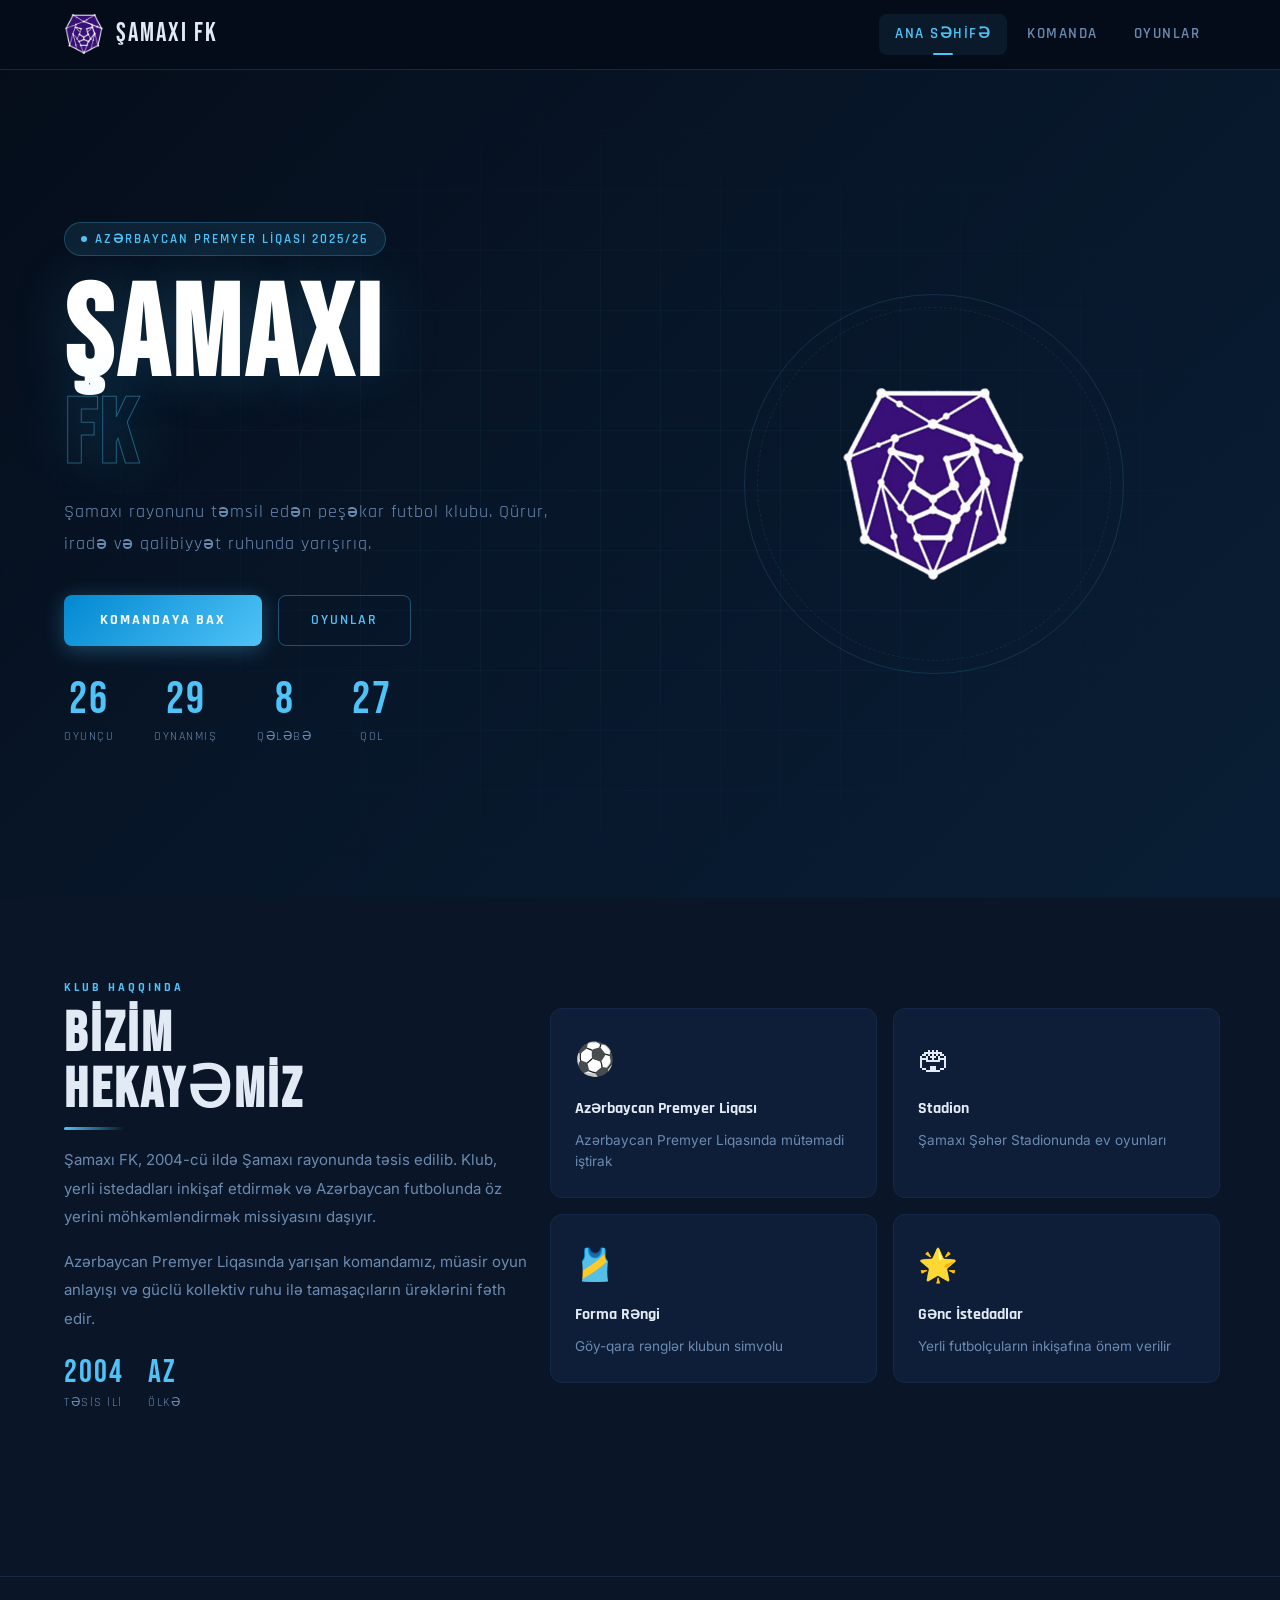
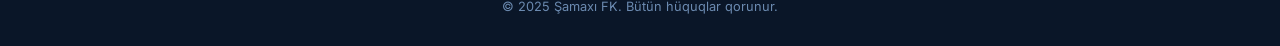
<file: index.html>
<!DOCTYPE html>
<html lang="az">

<head>
  <meta charset="UTF-8">
  <meta name="viewport" content="width=device-width, initial-scale=1.0">
  <title>Şamaxı FK</title>
  <meta name="description"
    content="Şamaxı FK — Azərbaycan Premyer Liqasının güclü klubu. Oyunçular, oyunlar, statistikalar.">
  <link rel="preconnect" href="https://fonts.googleapis.com">
  <link rel="preconnect" href="https://fonts.gstatic.com" crossorigin>
  <link rel="stylesheet" href="css/style.css">
  <link rel="icon" type="image/png" href="favicon.png">
</head>

<body data-page="home">

  <!-- ── Naviqasiya ── -->
  <nav class="navbar">
    <div class="container">
      <a class="navbar-brand" href="index.html">
        <img src="favicon.png" style="height: 40px;" alt="">
        Şamaxı FK
      </a>
      <button class="navbar-toggler" id="navToggler" aria-label="Menyu">
        <span></span><span></span><span></span>
      </button>
      <div class="navbar-collapse" id="navMenu">
        <ul class="navbar-nav">
          <li class="nav-item"><a class="nav-link active" href="index.html">Ana Səhifə</a></li>
          <li class="nav-item"><a class="nav-link" href="team.html">Komanda</a></li>
          <li class="nav-item"><a class="nav-link" href="matches.html">Oyunlar</a></li>

        </ul>
      </div>
    </div>
  </nav>


  <section class="hero page-section">
    <div class="hero-bg-grid"></div>
    <div class="container position-relative" style="z-index:2">
      <div class="row align-items-center gy-5">
        <div class="col-lg-6">
          <div class="hero-badge">
            <span class="dot"></span>
            Azərbaycan Premyer Liqası 2025/26
          </div>
          <h1 class="hero-title">
            ŞAMAXI
            <span>FK</span>
          </h1>
          <p class="hero-subtitle">
            Şamaxı rayonunu təmsil edən peşəkar futbol klubu.
            Qürur, iradə və qalibiyyət ruhunda yarışırıq.
          </p>
          <div class="d-flex gap-3 flex-wrap mb-5">
            <a href="team.html" class="btn-primary-custom">Komandaya Bax</a>
            <a href="matches.html" class="btn-outline-custom">Oyunlar</a>
          </div>
          <div class="hero-stats">
            <div class="hero-stat">
              <div class="hero-stat-num">26</div>
              <div class="hero-stat-label">Oyunçu</div>
            </div>
            <div class="hero-stat">
              <div class="hero-stat-num">29</div>
              <div class="hero-stat-label">Oynanmış</div>
            </div>
            <div class="hero-stat">
              <div class="hero-stat-num">8</div>
              <div class="hero-stat-label">Qələbə</div>
            </div>
            <div class="hero-stat">
              <div class="hero-stat-num">27</div>
              <div class="hero-stat-label">Qol</div>
            </div>
          </div>
        </div>
        <div class="col-lg-6">
          <div class="hero-emblem">
            <div class="emblem-ring">
              <img src="favicon.png">
              </img>
            </div>
          </div>
        </div>
      </div>
    </div>
  </section>

  <!-- ── Klub Haqqında ── -->
  <section class="section-pad bg-surface page-section">
    <div class="container">
      <div class="row align-items-center gy-4">
        <div class="col-lg-5">
          <div class="section-label">Klub Haqqında</div>
          <h2 class="section-title">BİZİM<br>HEKAYƏMİZ</h2>
          <div class="section-divider"></div>
          <p class="text-muted-c" style="line-height:1.9">
            Şamaxı FK, 2004-cü ildə Şamaxı rayonunda təsis edilib. Klub, yerli istedadları inkişaf etdirmək
            və Azərbaycan futbolunda öz yerini möhkəmləndirmək missiyasını daşıyır.
          </p>
          <p class="text-muted-c mt-3" style="line-height:1.9">
            Azərbaycan Premyer Liqasında yarışan komandamız, müasir oyun anlayışı və güclü kollektiv ruhu ilə
            tamaşaçıların ürəklərini fəth edir.
          </p>
          <div class="d-flex gap-4 mt-4">
            <div>
              <div class="hero-stat-num" style="font-size:2rem">2004</div>
              <div class="hero-stat-label">Təsis İli</div>
            </div>
           
            <div>
              <div class="hero-stat-num" style="font-size:2rem">AZ</div>
              <div class="hero-stat-label">Ölkə</div>
            </div>
          </div>
        </div>
        <div class="col-lg-7">
          <div class="row g-3">
            <div class="col-6">
              <div class="card-glass p-4 h-100">
                <div style="font-size:2rem;margin-bottom:12px">⚽</div>
                <div style="font-family:var(--font-heading);font-size:1rem;font-weight:700;margin-bottom:8px">Azərbaycan Premyer Liqası</div>
                <p class="text-muted-c" style="font-size:0.85rem;margin:0">Azərbaycan Premyer Liqasında mütəmadi iştirak
                </p>
              </div>
            </div>
            <div class="col-6">
              <div class="card-glass p-4 h-100">
                <div style="font-size:2rem;margin-bottom:12px">🏟</div>
                <div style="font-family:var(--font-heading);font-size:1rem;font-weight:700;margin-bottom:8px">Stadion
                </div>
                <p class="text-muted-c" style="font-size:0.85rem;margin:0">Şamaxı Şəhər Stadionunda ev oyunları</p>
              </div>
            </div>
            <div class="col-6">
              <div class="card-glass p-4 h-100">
                <div style="font-size:2rem;margin-bottom:12px">🎽</div>
                <div style="font-family:var(--font-heading);font-size:1rem;font-weight:700;margin-bottom:8px">Forma
                  Rəngi</div>
                <p class="text-muted-c" style="font-size:0.85rem;margin:0">Göy-qara rənglər klubun simvolu</p>
              </div>
            </div>
            <div class="col-6">
              <div class="card-glass p-4 h-100">
                <div style="font-size:2rem;margin-bottom:12px">🌟</div>
                <div style="font-family:var(--font-heading);font-size:1rem;font-weight:700;margin-bottom:8px">Gənc
                  İstedadlar</div>
                <p class="text-muted-c" style="font-size:0.85rem;margin:0">Yerli futbolçuların inkişafına önəm verilir
                </p>
              </div>
            </div>
          </div>
        </div>
      </div>
    </div>
  </section>

  <footer>
    <div class="footer-bottom">
      © 2025 Şamaxı FK. Bütün hüquqlar qorunur.
    </div>
  </footer>

  <script src="js/main.js"></script>
</body>

</html>
</file>
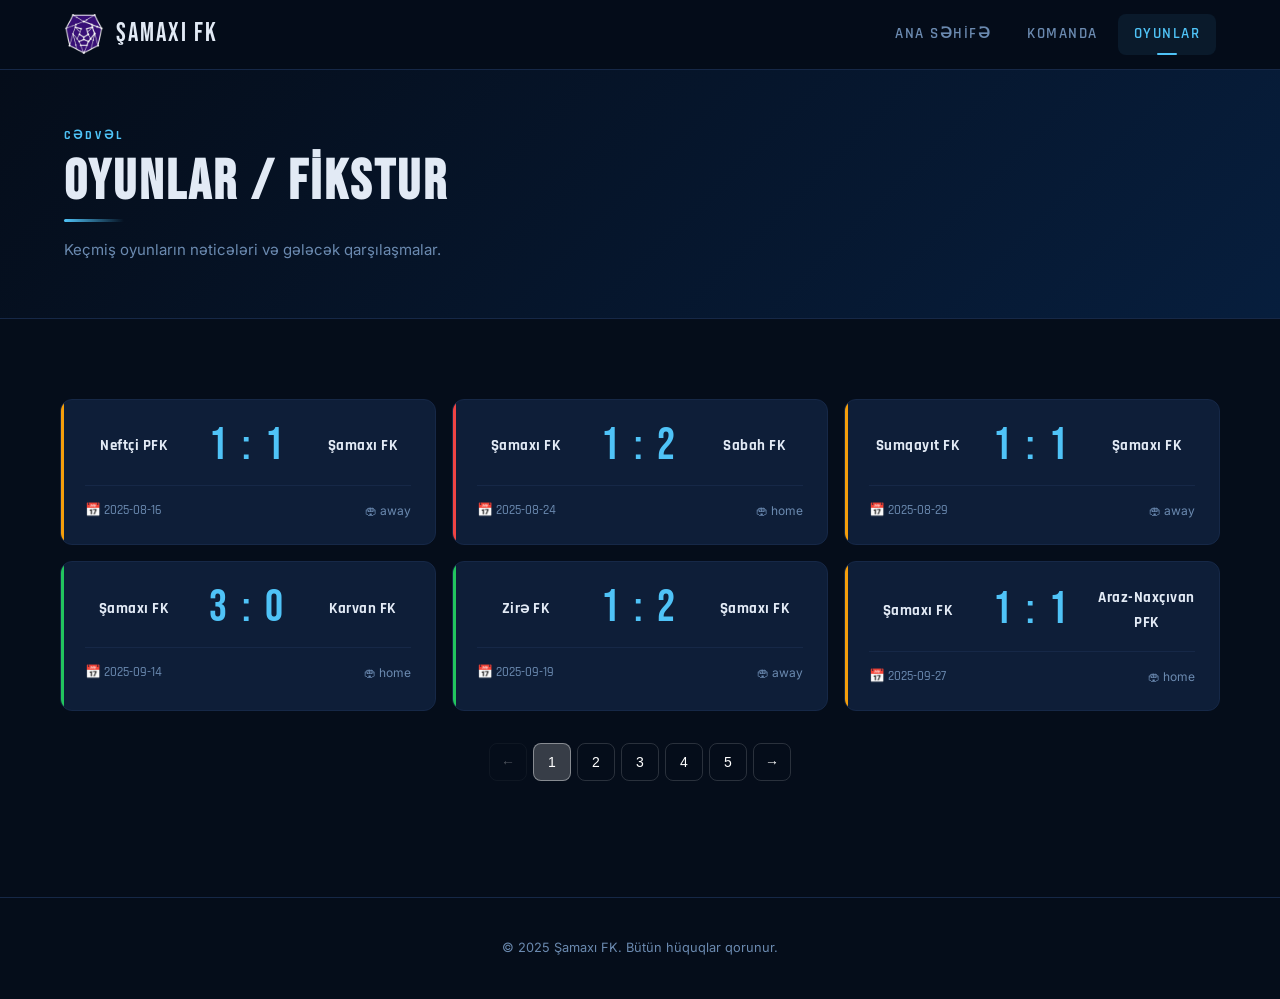
<file: matches.html>
<!DOCTYPE html>
<html lang="az">
<head>
  <meta charset="UTF-8">
  <meta name="viewport" content="width=device-width, initial-scale=1.0">
  <title>Oyunlar</title>
  <link rel="stylesheet" href="css/style.css">
  <link rel="icon" type="image/png" href="favicon.png">
</head>
<body data-page="matches">

  <!-- ── Naviqasiya ── -->
  <nav class="navbar">
    <div class="container">
      <a class="navbar-brand" href="index.html">
        <img src="favicon.png" style="height: 40px;" alt="">
        Şamaxı FK
      </a>
      <button class="navbar-toggler" id="navToggler" aria-label="Menyu">
        <span></span><span></span><span></span>
      </button>
      <div class="navbar-collapse" id="navMenu">
        <ul class="navbar-nav">
          <li class="nav-item"><a class="nav-link" href="index.html">Ana Səhifə</a></li>
          <li class="nav-item"><a class="nav-link" href="team.html">Komanda</a></li>
          <li class="nav-item"><a class="nav-link active" href="matches.html">Oyunlar</a></li>
          
        </ul>
      </div>
    </div>
  </nav>

  <!-- ── Başlıq ── -->
  <section class="section-pad-sm page-section" style="background: linear-gradient(135deg, #050d1a, #071e3d); border-bottom: 1px solid var(--clr-border);">
    <div class="container">
      <div class="section-label">Cədvəl</div>
      <h1 class="section-title">OYUNLAR / FİKSTUR</h1>
      <div class="section-divider"></div>
      <p class="text-muted-c" style="max-width:500px">Keçmiş oyunların nəticələri və gələcək qarşılaşmalar.</p>

      
    </div>
  </section>

  <!-- ── Oyunlar Siyahısı ── -->
  <section class="section-pad page-section">
    <div class="container">
      <div class="row g-3" id="matches-grid">
        <div class="col-12 text-center py-5">
          <div class="loading-spinner mx-auto"></div>
        </div>
      </div>
    </div>
  </section>

   <div style="padding: 40px;" class="footer-bottom">
        © 2025 Şamaxı FK. Bütün hüquqlar qorunur.
      </div>
 

  <script src="js/main.js"></script>
</body>
</html>
</file>
<file: css/style.css>
/* ============================================================
   Şamaxı FK — Ana Stil Faylı (Təmizlənmiş)
   ============================================================ */

@import url('https://fonts.googleapis.com/css2?family=Bebas+Neue&family=Rajdhani:wght@400;500;600;700&family=Inter:wght@300;400;500&display=swap');

/* ── Rəng Dəyişənləri ── */
:root {
  --clr-bg: #050d1a;
  --clr-surface: #0a1628;
  --clr-card: #0e1e38;
  --clr-border: #162847;
  --clr-accent: #4fc3f7;
  --clr-accent2: #0288d1;
  --clr-gold: #f0b429;
  --clr-text: #e2eaf5;
  --clr-muted: #6b8ab0;
  --clr-win: #22c55e;
  --clr-loss: #ef4444;
  --clr-draw: #f59e0b;
  --font-display: 'Bebas Neue', sans-serif;
  --font-heading: 'Rajdhani', sans-serif;
  --font-body: 'Inter', sans-serif;
  --radius: 12px;
  --radius-sm: 8px;
  --shadow: 0 8px 32px rgba(0, 0, 0, 0.5);
  --shadow-accent: 0 0 24px rgba(79, 195, 247, 0.2);
  --transition: all 0.3s cubic-bezier(0.4, 0, 0.2, 1);
  --container-max: 1200px;
  --container-pad: 24px;
}

/* ── Reset & Əsas ── */
*,
*::before,
*::after {
  box-sizing: border-box;
  margin: 0;
  padding: 0;
}

html {
  scroll-behavior: smooth;
}

body {
  background-color: var(--clr-bg);
  color: var(--clr-text);
  font-family: var(--font-body);
  font-size: 15px;
  line-height: 1.6;
  overflow-x: hidden;
}

/* ── Grid Sistemi ── */
.container {
  width: 100%;
  max-width: var(--container-max);
  margin-left: auto;
  margin-right: auto;
  padding-left: var(--container-pad);
  padding-right: var(--container-pad);
}

.row {
  display: flex;
  flex-wrap: wrap;
  margin-left: -12px;
  margin-right: -12px;
}

.row>[class*="col"] {
  padding-left: 12px;
  padding-right: 12px;
  width: 100%;
}

/* gap variantları */
.row.g-3 {
  gap: 0;
  row-gap: 16px;
}

.row.g-3>[class*="col"] {
  padding-left: 8px;
  padding-right: 8px;
}

.row.g-4 {
  row-gap: 24px;
}

.row.g-4>[class*="col"] {
  padding-left: 12px;
  padding-right: 12px;
}

.row.gy-4 {
  row-gap: 24px;
}

.row.gy-5 {
  row-gap: 32px;
}

/* Sütunlar */
.col-12 {
  flex: 0 0 100%;
  max-width: 100%;
}

.col-6 {
  flex: 0 0 50%;
  max-width: 50%;
}

.col-4 {
  flex: 0 0 33.333%;
  max-width: 33.333%;
}

@media (min-width: 576px) {
  .col-sm-6 {
    flex: 0 0 50%;
    max-width: 50%;
  }
}

@media (min-width: 768px) {
  .col-md-4 {
    flex: 0 0 33.333%;
    max-width: 33.333%;
  }

  .col-md-6 {
    flex: 0 0 50%;
    max-width: 50%;
  }
}

@media (min-width: 992px) {
  .col-lg-2 {
    flex: 0 0 16.666%;
    max-width: 16.666%;
  }

  .col-lg-3 {
    flex: 0 0 25%;
    max-width: 25%;
  }

  .col-lg-4 {
    flex: 0 0 33.333%;
    max-width: 33.333%;
  }

  .col-lg-5 {
    flex: 0 0 41.666%;
    max-width: 41.666%;
  }

  .col-lg-6 {
    flex: 0 0 50%;
    max-width: 50%;
  }

  .col-lg-7 {
    flex: 0 0 58.333%;
    max-width: 58.333%;
  }

  .ms-lg-auto {
    margin-left: auto;
  }
}

@media (min-width: 1200px) {
  .col-xl-4 {
    flex: 0 0 33.333%;
    max-width: 33.333%;
  }
}

/* ── Flexbox Yardımçıları ── */
.d-flex {
  display: flex;
}

.flex-wrap {
  flex-wrap: wrap;
}

.align-items-center {
  align-items: center;
}

.justify-content-between {
  justify-content: space-between;
}

.justify-content-center {
  justify-content: center;
}

.gap-3 {
  gap: 16px;
}

.gap-4 {
  gap: 24px;
}

.ms-auto {
  margin-left: auto;
}

.mx-auto {
  margin-left: auto;
  margin-right: auto;
}

/* ── Boşluq Yardımçıları ── */
.mb-2 {
  margin-bottom: 8px;
}

.mb-3 {
  margin-bottom: 16px;
}

.mb-4 {
  margin-bottom: 24px;
}

.mb-5 {
  margin-bottom: 32px;
}

.mt-2 {
  margin-top: 8px;
}

.mt-3 {
  margin-top: 16px;
}

.mt-4 {
  margin-top: 24px;
}

.p-4 {
  padding: 24px;
}

.py-5 {
  padding-top: 32px;
  padding-bottom: 32px;
}

.h-100 {
  height: 100%;
}

/* ── Mətn Yardımçıları ── */
.text-center {
  text-align: center;
}

.text-muted-c {
  color: var(--clr-muted) !important;
}

/* ── Fon Yardımçıları ── */
.bg-surface {
  background-color: var(--clr-surface) !important;
}

/* ── Mövqe ── */
.position-relative {
  position: relative;
}

/* ── Naviqasiya ── */
.navbar {
  background: rgba(5, 13, 26, 0.95) !important;
  backdrop-filter: blur(16px);
  border-bottom: 1px solid var(--clr-border);
  padding: 14px 0;
  position: sticky;
  top: 0;
  z-index: 1000;
  transition: var(--transition);
}

.navbar .container {
  display: flex;
  align-items: center;
  justify-content: space-between;
}

.navbar-brand {
  display: flex;
  align-items: center;
  gap: 12px;
  font-family: var(--font-display);
  font-size: 1.6rem;
  letter-spacing: 2px;
  color: var(--clr-text) !important;
  text-decoration: none;
}

.navbar-nav {
  display: flex;
  align-items: center;
  gap: 4px;
  list-style: none;
}

.navbar-nav .nav-link {
  font-family: var(--font-heading);
  font-weight: 600;
  font-size: 0.95rem;
  letter-spacing: 1.5px;
  text-transform: uppercase;
  color: var(--clr-muted);
  padding: 8px 16px;
  border-radius: var(--radius-sm);
  transition: var(--transition);
  position: relative;
  text-decoration: none;
  display: block;
}

.navbar-nav .nav-link:hover,
.navbar-nav .nav-link.active {
  color: var(--clr-accent);
  background: rgba(79, 195, 247, 0.08);
}

.navbar-nav .nav-link.active::after {
  content: '';
  position: absolute;
  bottom: 0;
  left: 50%;
  transform: translateX(-50%);
  width: 20px;
  height: 2px;
  background: var(--clr-accent);
  border-radius: 2px;
}

/* Hamburger menyu */
.navbar-toggler {
  display: none;
  flex-direction: column;
  gap: 5px;
  background: transparent;
  border: 1px solid var(--clr-border);
  border-radius: var(--radius-sm);
  padding: 8px 10px;
  cursor: pointer;
}

.navbar-toggler span {
  display: block;
  width: 22px;
  height: 2px;
  background: rgba(79, 195, 247, 0.85);
  border-radius: 2px;
  transition: var(--transition);
}

.navbar-collapse {
  display: flex;
  align-items: center;
}

/* ── Səhifə Yükləmə Animasiyaları ── */
.page-section {
  opacity: 0;
  transform: translateY(24px);
  animation: fadeUp 0.6s ease forwards;
}

.page-section:nth-child(1) {
  animation-delay: 0.05s;
}

.page-section:nth-child(2) {
  animation-delay: 0.15s;
}

.page-section:nth-child(3) {
  animation-delay: 0.25s;
}

.page-section:nth-child(4) {
  animation-delay: 0.35s;
}

@keyframes fadeUp {
  to {
    opacity: 1;
    transform: translateY(0);
  }
}

/* ── Qahraman Bölmə ── */
.hero {
  position: relative;
  min-height: 92vh;
  display: flex;
  align-items: center;
  overflow: hidden;
  background: linear-gradient(135deg, #050d1a 0%, #071527 40%, #091e35 100%);
}

.hero-bg-grid {
  position: absolute;
  inset: 0;
  background-image:
    linear-gradient(rgba(79, 195, 247, 0.04) 1px, transparent 1px),
    linear-gradient(90deg, rgba(79, 195, 247, 0.04) 1px, transparent 1px);
  background-size: 60px 60px;
  mask-image: radial-gradient(ellipse at 50% 50%, black 30%, transparent 75%);
}



@keyframes pulse-glow {

  0%,
  100% {
    opacity: 0.6;
    transform: translate(-50%, -50%) scale(1);
  }

  50% {
    opacity: 1;
    transform: translate(-50%, -50%) scale(1.1);
  }
}

.hero-badge {
  display: inline-flex;
  align-items: center;
  gap: 8px;
  background: rgba(79, 195, 247, 0.1);
  border: 1px solid rgba(79, 195, 247, 0.25);
  color: var(--clr-accent);
  font-family: var(--font-heading);
  font-size: 0.8rem;
  font-weight: 600;
  letter-spacing: 2px;
  text-transform: uppercase;
  padding: 6px 16px;
  border-radius: 100px;
  margin-bottom: 24px;
}

.hero-badge .dot {
  width: 6px;
  height: 6px;
  background: var(--clr-accent);
  border-radius: 50%;
  animation: blink 1.5s ease-in-out infinite;
}

@keyframes blink {

  0%,
  100% {
    opacity: 1;
  }

  50% {
    opacity: 0.2;
  }
}

.hero-title {
  font-family: var(--font-display);
  font-size: clamp(3.5rem, 10vw, 9rem);
  line-height: 0.9;
  letter-spacing: 4px;
  color: #fff;
  text-shadow: 0 0 60px rgba(79, 195, 247, 0.2);
}

.hero-title span {
  display: block;
  -webkit-text-stroke: 1px rgba(79, 195, 247, 0.4);
  color: transparent;
  font-size: clamp(2.5rem, 7vw, 6.5rem);
}

.hero-subtitle {
  font-family: var(--font-heading);
  font-size: 1.15rem;
  font-weight: 400;
  color: var(--clr-muted);
  letter-spacing: 1px;
  max-width: 520px;
  margin: 20px 0 36px;
  line-height: 1.7;
}

.hero-stats {
  display: flex;
  gap: 40px;
  flex-wrap: wrap;
}

.hero-stat {
  text-align: center;
}

.hero-stat-num {
  font-family: var(--font-display);
  font-size: 2.8rem;
  color: var(--clr-accent);
  line-height: 1;
  letter-spacing: 2px;
}

.hero-stat-label {
  font-family: var(--font-heading);
  font-size: 0.75rem;
  color: var(--clr-muted);
  letter-spacing: 1.5px;
  text-transform: uppercase;
  margin-top: 4px;
}

.hero-emblem {
  position: relative;
  display: flex;
  justify-content: center;
  align-items: center;
}

.emblem-ring {
  width: min(380px, 80vw);
  height: min(380px, 80vw);
  border-radius: 50%;
  border: 1px solid rgba(79, 195, 247, 0.15);
  display: flex;
  align-items: center;
  justify-content: center;
  position: relative;
}

.emblem-ring::before {
  content: '';
  position: absolute;
  inset: 12px;
  border-radius: 50%;
  border: 1px dashed rgba(79, 195, 247, 0.1);
}

/* ── Düymələr ── */
.btn-primary-custom {
  font-family: var(--font-heading);
  font-weight: 700;
  font-size: 0.9rem;
  letter-spacing: 2px;
  text-transform: uppercase;
  color: #fff;
  background: linear-gradient(135deg, var(--clr-accent2), var(--clr-accent));
  border: none;
  padding: 14px 36px;
  border-radius: var(--radius-sm);
  cursor: pointer;
  transition: var(--transition);
  text-decoration: none;
  display: inline-flex;
  align-items: center;
  gap: 8px;
  box-shadow: 0 4px 20px rgba(79, 195, 247, 0.3);
}

.btn-primary-custom:hover {
  transform: translateY(-2px);
  box-shadow: 0 8px 30px rgba(79, 195, 247, 0.4);
  color: #fff;
}

.btn-outline-custom {
  font-family: var(--font-heading);
  font-weight: 600;
  font-size: 0.9rem;
  letter-spacing: 2px;
  text-transform: uppercase;
  color: var(--clr-accent);
  background: transparent;
  border: 1px solid rgba(79, 195, 247, 0.35);
  padding: 13px 32px;
  border-radius: var(--radius-sm);
  cursor: pointer;
  transition: var(--transition);
  text-decoration: none;
  display: inline-flex;
  align-items: center;
  gap: 8px;
}

.btn-outline-custom:hover {
  background: rgba(79, 195, 247, 0.08);
  border-color: var(--clr-accent);
  color: var(--clr-accent);
  transform: translateY(-2px);
}

/* ── Bölmə Başlıqları ── */
.section-label {
  font-family: var(--font-heading);
  font-size: 0.75rem;
  font-weight: 700;
  letter-spacing: 3px;
  text-transform: uppercase;
  color: var(--clr-accent);
  margin-bottom: 10px;
}

.section-title {
  font-family: var(--font-display);
  font-size: clamp(2rem, 5vw, 3.5rem);
  letter-spacing: 3px;
  color: var(--clr-text);
  line-height: 1;
  margin-bottom: 8px;
}

.section-divider {
  width: 60px;
  height: 3px;
  background: linear-gradient(90deg, var(--clr-accent), transparent);
  border-radius: 3px;
  margin-bottom: 16px;
}

/* ── Kartlar ── */
.card-glass {
  background: var(--clr-card);
  border: 1px solid var(--clr-border);
  border-radius: var(--radius);
  transition: var(--transition);
  overflow: hidden;
  position: relative;
}

.card-glass::before {
  content: '';
  position: absolute;
  top: 0;
  left: 0;
  right: 0;
  height: 2px;
  background: linear-gradient(90deg, transparent, var(--clr-accent), transparent);
  opacity: 0;
  transition: var(--transition);
}

.card-glass:hover {
  transform: translateY(-6px);
  border-color: rgba(79, 195, 247, 0.35);
  box-shadow: var(--shadow), var(--shadow-accent);
}

.card-glass:hover::before {
  opacity: 1;
}

/* ── Oyun Kartları ── */
.match-card {
  background: var(--clr-card);
  border: 1px solid var(--clr-border);
  border-radius: var(--radius);
  padding: 24px;
  transition: var(--transition);
  position: relative;
  overflow: hidden;
}

.match-card::after {
  content: '';
  position: absolute;
  left: 0;
  top: 0;
  bottom: 0;
  width: 3px;
  border-radius: 3px 0 0 3px;
}

.match-card.win::after {
  background: var(--clr-win);
}

.match-card.loss::after {
  background: var(--clr-loss);
}

.match-card.draw::after {
  background: var(--clr-draw);
}

.match-card.upcoming::after {
  background: var(--clr-accent);
}

.match-card:hover {
  transform: translateY(-4px);
  border-color: rgba(79, 195, 247, 0.3);
  box-shadow: var(--shadow);
}

.match-competition {
  font-family: var(--font-heading);
  font-size: 0.7rem;
  font-weight: 700;
  letter-spacing: 2px;
  text-transform: uppercase;
  color: var(--clr-accent);
  margin-bottom: 16px;
}

.match-teams {
  display: flex;
  align-items: center;
  justify-content: space-between;
  gap: 16px;
  margin-bottom: 16px;
}

.match-team {
  flex: 1;
  text-align: center;
}

.match-team-name {
  font-family: var(--font-heading);
  font-size: 0.95rem;
  font-weight: 700;
  color: var(--clr-text);
  letter-spacing: 0.5px;
}

.match-score {
  font-family: var(--font-display);
  font-size: 2.8rem;
  color: var(--clr-accent);
  letter-spacing: 4px;
  text-align: center;
  min-width: 100px;
  line-height: 1;
}

.match-score.upcoming-score {
  font-size: 1.4rem;
  color: var(--clr-muted);
  letter-spacing: 6px;
}

.match-meta {
  display: flex;
  justify-content: space-between;
  align-items: center;
  border-top: 1px solid var(--clr-border);
  padding-top: 14px;
  flex-wrap: wrap;
  gap: 8px;
}

.match-date {
  font-size: 0.8rem;
  color: var(--clr-muted);
  font-family: var(--font-heading);
  font-weight: 500;
}

.match-venue {
  font-size: 0.75rem;
  color: var(--clr-muted);
  font-family: var(--font-body);
}

.status-badge {
  font-family: var(--font-heading);
  font-size: 0.65rem;
  font-weight: 700;
  letter-spacing: 1.5px;
  text-transform: uppercase;
  padding: 4px 10px;
  border-radius: 100px;
}

.status-win {
  background: rgba(34, 197, 94, 0.15);
  color: var(--clr-win);
}

.status-loss {
  background: rgba(239, 68, 68, 0.15);
  color: var(--clr-loss);
}

.status-draw {
  background: rgba(245, 158, 11, 0.15);
  color: var(--clr-draw);
}

.status-upcoming {
  background: rgba(79, 195, 247, 0.12);
  color: var(--clr-accent);
}

/* ── Oyunçu Kartları ── */
.player-card {
  background: var(--clr-card);
  border: 1px solid var(--clr-border);
  border-radius: var(--radius);
  overflow: hidden;
  transition: var(--transition);
  cursor: pointer;
  position: relative;
}

.player-card:hover {
  transform: translateY(-8px);
  border-color: rgba(79, 195, 247, 0.4);
  box-shadow: var(--shadow), var(--shadow-accent);
}

.player-img-wrap {
  position: relative;
  height: 180px;
  background: linear-gradient(135deg, #071527, var(--clr-surface));
  display: flex;
  align-items: center;
  justify-content: center;
  overflow: hidden;
}


.player-avatar {
  width: 90px;
  height: 90px;
  border-radius: 50%;
  border: 3px solid rgba(79, 195, 247, 0.3);
  position: relative;
  z-index: 1;
  object-fit: cover;
  transition: var(--transition);
}

.player-card:hover .player-avatar {
  border-color: var(--clr-accent);
  box-shadow: 0 0 20px rgba(79, 195, 247, 0.3);
}

.player-number-badge {
  position: absolute;
  top: 0;
  right: 0;
  width: 0;
  height: 0;
  border-style: solid;
  border-width: 0 46px 46px 0;
  border-color: transparent rgba(79,195,247,0.25);
  border-top-right-radius: 12px;
}

.player-number-badge span {
  position: absolute;
  top: 5px;
  right: -42px;
  font-size: 17px;
  font-weight: 700;
  font-family: var(--font-heading);
  color: #4fc3f7;
  letter-spacing: 0;
}

.player-info {
  padding: 16px 18px;
}

.player-name {
  font-family: var(--font-heading);
  font-size: 1rem;
  font-weight: 700;
  color: var(--clr-text);
  margin-bottom: 4px;
  letter-spacing: 0.3px;
}

.player-position {
  font-family: var(--font-body);
  font-size: 0.78rem;
  color: var(--clr-muted);
}

.player-position-dot {
  display: inline-block;
  width: 6px;
  height: 6px;
  border-radius: 50%;
  margin-right: 6px;
}

.pos-gk {
  background: #f59e0b;
}

.pos-def {
  background: #3b82f6;
}

.pos-mid {
  background: #22c55e;
}

.pos-fwd {
  background: #ef4444;
}

.player-footer {
  padding: 10px 18px;
  border-top: 1px solid var(--clr-border);
  display: flex;
  align-items: center;
  justify-content: space-between;
}

.player-nat {
  font-size: 1.1rem;
}

.player-age {
  font-family: var(--font-heading);
  font-size: 0.75rem;
  color: var(--clr-muted);
  font-weight: 500;
}

/* ── Footer ── */
footer {
  background: var(--clr-surface);

  padding: 48px 0 28px;
}

.footer-brand {
  font-family: var(--font-display);
  font-size: 1.8rem;
  letter-spacing: 3px;
  color: var(--clr-text);
  margin-bottom: 10px;
}

.footer-tagline {
  color: var(--clr-muted);
  font-size: 0.85rem;
  margin-bottom: 0;
}

.footer-links {
  list-style: none;
  padding: 0;
}

.footer-links li {
  margin-bottom: 8px;
}

.footer-links a {
  color: var(--clr-muted);
  text-decoration: none;
  font-family: var(--font-heading);
  font-size: 0.9rem;
  font-weight: 500;
  transition: color 0.2s;
}

.footer-links a:hover {
  color: var(--clr-accent);
}

.footer-heading {
  font-family: var(--font-heading);
  font-size: 0.75rem;
  font-weight: 700;
  letter-spacing: 2.5px;
  text-transform: uppercase;
  color: var(--clr-accent);
  margin-bottom: 16px;
}

.footer-bottom {
  border-top: 1px solid var(--clr-border);
  padding-top: 20px;
  margin-top: 36px;
  text-align: center;
  font-size: 0.8rem;
  color: var(--clr-muted);
}

/* ── Faydalı Sinif ── */
.section-pad {
  padding: 80px 0;
}

.section-pad-sm {
  padding: 56px 0;
}

/* ── Yüklənmə Animasiyası ── */
.loading-spinner {
  width: 40px;
  height: 40px;
  border: 3px solid var(--clr-border);
  border-top-color: var(--clr-accent);
  border-radius: 50%;
  animation: spin 0.8s linear infinite;
  display: block;
}

@keyframes spin {
  to {
    transform: rotate(360deg);
  }
}

/* ── Responsivlik ── */
@media (max-width: 992px) {
  .navbar-toggler {
    display: flex;
  }

  .navbar-collapse {
    display: none;
    position: absolute;
    top: 100%;
    left: 0;
    right: 0;
    background: rgba(5, 13, 26, 0.98);
    border-bottom: 1px solid var(--clr-border);
    padding: 16px var(--container-pad);
    backdrop-filter: blur(16px);
  }

  .navbar-collapse.open {
    display: flex;
  }

  .navbar-nav {
    flex-direction: column;
    align-items: flex-start;
    width: 100%;
    gap: 4px;
  }

  .navbar-nav .nav-link {
    width: 100%;
  }

  .col-lg-2,
  .col-lg-3,
  .col-lg-4,
  .col-lg-5,
  .col-lg-6,
  .col-lg-7 {
    flex: 0 0 100%;
    max-width: 100%;
  }

  .ms-lg-auto {
    margin-left: 0;
  }

  .col-xl-4 {
    flex: 0 0 100%;
    max-width: 100%;
  }
}

@media (max-width: 768px) {
  .hero {
    min-height: 70vh;
    text-align: center;
  }

  .hero-stats {
    justify-content: center;
  }

  .hero-emblem {
    margin-top: 48px;
  }

  .match-score {
    font-size: 2rem;
    min-width: 72px;
  }

  .section-pad {
    padding: 56px 0;
  }

  .hero-subtitle {
    margin: 16px auto 28px;
  }

  .col-md-4,
  .col-md-6 {
    flex: 0 0 100%;
    max-width: 100%;
  }
}

@media (max-width: 480px) {
  .match-teams {
    gap: 8px;
  }

  .match-team-name {
    font-size: 0.82rem;
  }
}


.matches-pagination {
  display: flex;
  align-items: center;
  justify-content: center;
  gap: 6px;
  flex-wrap: wrap;
  margin-top: 2rem;
}

.pag-btn {
  min-width: 38px;
  height: 38px;
  padding: 0 10px;
  border: 1px solid rgba(255,255,255,0.15);
  border-radius: 8px;
  background: transparent;
  color: #fff;
  font-size: 14px;
  cursor: pointer;
  transition: background 0.2s;
}

.pag-btn:hover { background: rgba(255,255,255,0.1); }
.pag-btn.active { background: rgba(255,255,255,0.2); border-color: rgba(255,255,255,0.4); }
.pag-btn:disabled { opacity: 0.3; cursor: default; }

.pag-ellipsis {
  color: rgba(255,255,255,0.4);
  padding: 0 4px;
}
</file>
